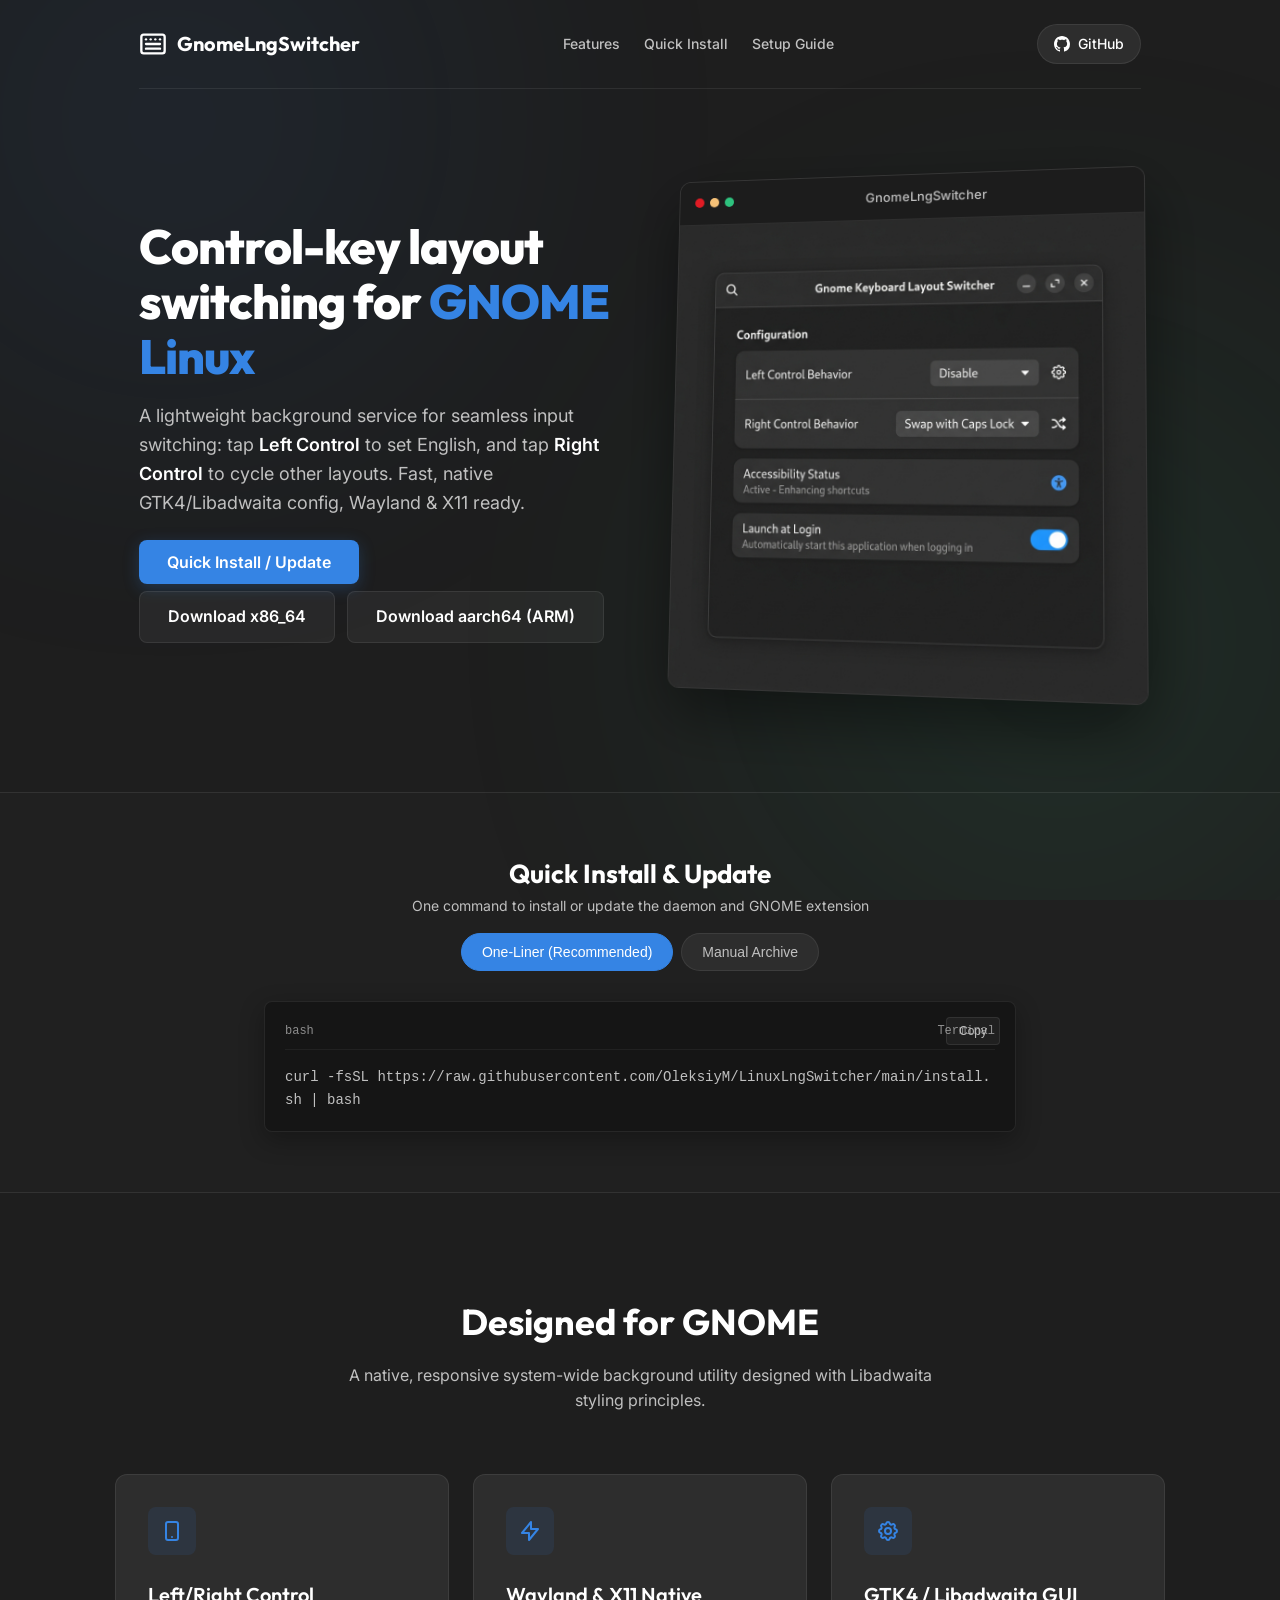
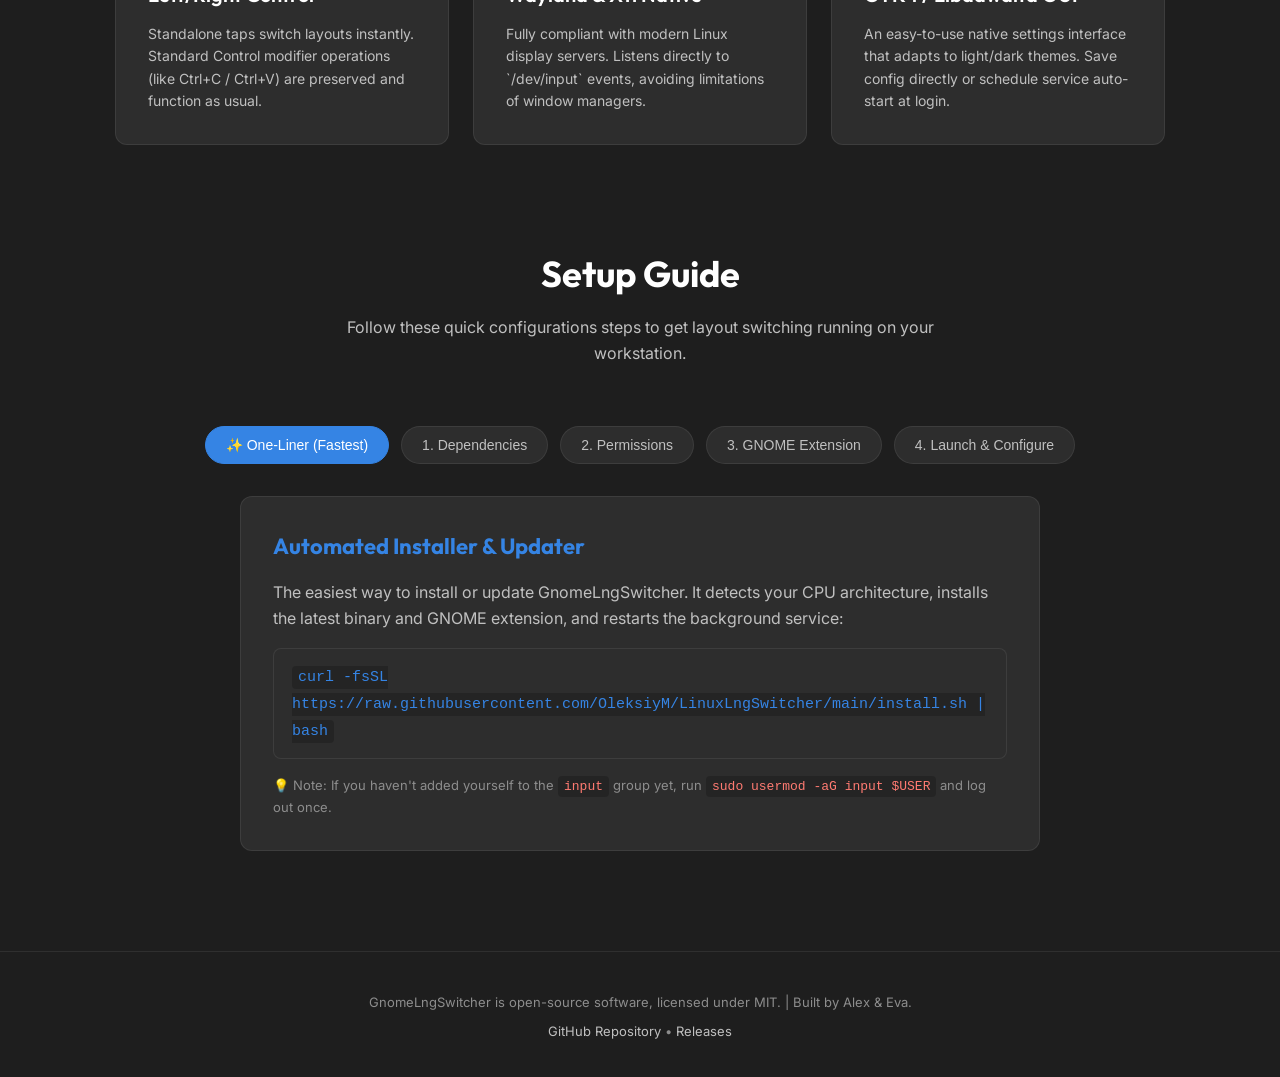
<file: docs/index.html>
<!DOCTYPE html>
<html lang="en">
<head>
    <meta charset="UTF-8">
    <meta name="viewport" content="width=device-width, initial-scale=1.0">
    <title>GNOME Keyboard Layout Switcher — Control-key switcher for Linux</title>
    
    <!-- SEO Meta Tags -->
    <meta name="description" content="A lightweight system utility for seamless Control-key language switching on GNOME Linux. Switch to English with Left Control and cycle layouts with Right Control. Supports Wayland and X11.">
    <meta name="keywords" content="linux, gnome, keyboard layout, switcher, wayland, x11, libadwaita, gtk4, control keys">
    <meta name="author" content="Alex & Eva">
    
    <!-- Open Graph / Card Info -->
    <meta property="og:type" content="website">
    <meta property="og:url" content="https://oleksiym.github.io/LinuxLngSwitcher/">
    <meta property="og:title" content="GNOME Keyboard Layout Switcher">
    <meta property="og:description" content="Switch to default layout with Left Control and cycle layouts with Right Control. Lightweight, native, and built for modern GNOME desktop environments.">
    <meta property="og:image" content="gnome_switcher_mockup.png">

    <!-- Web Application Aesthetics & Fonts -->
    <link rel="preconnect" href="https://fonts.googleapis.com">
    <link rel="preconnect" href="https://fonts.gstatic.com" crossorigin>
    <link href="https://fonts.googleapis.com/css2?family=Inter:wght@300;400;500;600;700&family=Outfit:wght@500;600;700;800&display=swap" rel="stylesheet">
    
    <style>
        :root {
            /* Adwaita Dark Theme Palette */
            --bg-color: #1e1e1e;
            --window-bg: #242424;
            --card-bg: #2d2d2d;
            --card-hover: #353535;
            --text-primary: #ffffff;
            --text-secondary: #c0c0c0;
            --text-muted: #8d8d8d;
            
            --accent-blue: #3584e4;
            --accent-blue-hover: #1b6acb;
            --success-green: #2ec27e;
            --border-color: rgba(255, 255, 255, 0.08);
            
            --font-main: 'Inter', -apple-system, BlinkMacSystemFont, "Segoe UI", Roboto, sans-serif;
            --font-title: 'Outfit', sans-serif;
        }

        * {
            box-sizing: border-box;
            margin: 0;
            padding: 0;
        }

        body {
            font-family: var(--font-main);
            background-color: var(--bg-color);
            color: var(--text-primary);
            line-height: 1.6;
            overflow-x: hidden;
            -webkit-font-smoothing: antialiased;
        }

        /* Ambient Glow Background */
        .ambient-bg {
            position: fixed;
            top: 0;
            left: 0;
            width: 100vw;
            height: 100vh;
            z-index: -1;
            overflow: hidden;
            pointer-events: none;
        }

        .glow-orb {
            position: absolute;
            border-radius: 50%;
            filter: blur(140px);
            opacity: 0.08;
        }

        .orb-top-left {
            top: -20%;
            left: -10%;
            width: 600px;
            height: 600px;
            background: var(--accent-blue);
        }

        .orb-bottom-right {
            bottom: -10%;
            right: -10%;
            width: 700px;
            height: 700px;
            background: var(--success-green);
        }

        /* Container & Navigation */
        .container {
            max-width: 1050px;
            margin: 0 auto;
            padding: 0 24px;
        }

        nav {
            display: flex;
            justify-content: space-between;
            align-items: center;
            padding: 24px 0;
            border-bottom: 1px solid var(--border-color);
        }

        .nav-logo {
            font-family: var(--font-title);
            font-weight: 700;
            font-size: 20px;
            display: flex;
            align-items: center;
            gap: 10px;
            text-decoration: none;
            color: var(--text-primary);
        }

        .nav-logo svg {
            width: 28px;
            height: 28px;
            fill: var(--accent-blue);
        }

        .nav-links {
            display: flex;
            gap: 24px;
            list-style: none;
        }

        .nav-links a {
            color: var(--text-secondary);
            text-decoration: none;
            font-size: 14px;
            font-weight: 500;
            transition: color 0.2s ease;
        }

        .nav-links a:hover {
            color: var(--text-primary);
        }

        .btn-github {
            display: flex;
            align-items: center;
            gap: 8px;
            background: var(--card-bg);
            border: 1px solid var(--border-color);
            padding: 8px 16px;
            border-radius: 99px;
            color: var(--text-primary);
            text-decoration: none;
            font-size: 14px;
            font-weight: 500;
            transition: background 0.2s ease, border-color 0.2s ease;
        }

        .btn-github:hover {
            background: var(--card-hover);
            border-color: rgba(255, 255, 255, 0.15);
        }

        /* Hero Section */
        .hero {
            display: grid;
            grid-template-columns: 1fr 1fr;
            gap: 48px;
            align-items: center;
            padding: 80px 0 100px 0;
        }

        @media (max-width: 820px) {
            .hero {
                grid-template-columns: 1fr;
                text-align: center;
                padding: 40px 0 60px 0;
            }
            .hero-actions {
                justify-content: center;
            }
        }

        .hero-title {
            font-family: var(--font-title);
            font-weight: 800;
            font-size: 48px;
            line-height: 1.15;
            letter-spacing: -1px;
            margin-bottom: 18px;
        }

        .hero-title span {
            color: var(--accent-blue);
        }

        .hero-subtitle {
            font-size: 18px;
            color: var(--text-secondary);
            margin-bottom: 32px;
            font-weight: 400;
        }

        .hero-subtitle strong {
            font-weight: 600;
            color: var(--text-primary);
        }

        .hero-actions {
            display: flex;
            flex-direction: column;
            gap: 16px;
            align-items: flex-start;
        }

        .hero-download-row {
            display: flex;
            gap: 12px;
            flex-wrap: wrap;
        }

        @media (max-width: 820px) {
            .hero-actions {
                align-items: center;
            }
            .hero-download-row {
                justify-content: center;
            }
        }

        .btn-primary {
            background: var(--accent-blue);
            color: #ffffff;
            padding: 12px 28px;
            border-radius: 8px;
            font-weight: 600;
            text-decoration: none;
            transition: background 0.2s ease, transform 0.2s ease;
            box-shadow: 0 4px 16px rgba(53, 132, 228, 0.25);
        }

        .btn-primary:hover {
            background: var(--accent-blue-hover);
            transform: translateY(-2px);
        }

        .btn-secondary {
            background: rgba(255, 255, 255, 0.05);
            color: var(--text-primary);
            border: 1px solid var(--border-color);
            padding: 12px 28px;
            border-radius: 8px;
            font-weight: 600;
            text-decoration: none;
            transition: background 0.2s ease, transform 0.2s ease;
        }

        .btn-secondary:hover {
            background: rgba(255, 255, 255, 0.1);
            transform: translateY(-2px);
        }

        /* Mockup Window Container */
        .mockup-container {
            perspective: 1000px;
        }

        .mockup-window {
            background: var(--window-bg);
            border: 1px solid var(--border-color);
            border-radius: 12px;
            overflow: hidden;
            box-shadow: 0 24px 64px rgba(0, 0, 0, 0.45);
            transform: rotateY(-8deg) rotateX(4deg);
            transition: transform 0.5s ease;
        }

        .mockup-window:hover {
            transform: rotateY(0deg) rotateX(0deg);
        }

        @media (max-width: 820px) {
            .mockup-window {
                transform: none !important;
                max-width: 500px;
                margin: 0 auto;
            }
        }

        .mockup-header {
            background: #1c1c1c;
            padding: 12px 16px;
            display: flex;
            align-items: center;
            border-bottom: 1px solid var(--border-color);
        }

        .mockup-buttons {
            display: flex;
            gap: 6px;
        }

        .mockup-dot {
            width: 10px;
            height: 10px;
            border-radius: 50%;
            background: #4a4a4a;
        }

        .mockup-dot.close { background: #e01b24; }
        .mockup-dot.minimize { background: #f6c177; }
        .mockup-dot.maximize { background: #2ec27e; }

        .mockup-title {
            margin: 0 auto;
            font-size: 13px;
            font-weight: 500;
            color: var(--text-secondary);
        }

        .mockup-content img {
            width: 100%;
            height: auto;
            display: block;
        }

        /* Quick Terminal Installation Mockup */
        .terminal-section {
            padding: 60px 0;
            background: rgba(255, 255, 255, 0.01);
            border-top: 1px solid var(--border-color);
            border-bottom: 1px solid var(--border-color);
        }

        .terminal-box {
            background: #151515;
            border: 1px solid var(--border-color);
            border-radius: 8px;
            padding: 20px;
            font-family: "Courier New", Courier, monospace;
            font-size: 14px;
            position: relative;
            box-shadow: 0 8px 24px rgba(0, 0, 0, 0.3);
        }

        .terminal-header {
            display: flex;
            justify-content: space-between;
            align-items: center;
            margin-bottom: 16px;
            font-size: 12px;
            color: var(--text-muted);
            border-bottom: 1px solid rgba(255, 255, 255, 0.05);
            padding-bottom: 8px;
        }

        .terminal-cmd {
            color: var(--success-green);
            user-select: none;
            margin-right: 8px;
        }

        .terminal-line {
            margin-bottom: 8px;
            color: var(--text-secondary);
        }

        .terminal-copy-btn {
            position: absolute;
            top: 15px;
            right: 15px;
            background: rgba(255, 255, 255, 0.05);
            border: 1px solid var(--border-color);
            color: var(--text-secondary);
            padding: 6px 12px;
            border-radius: 4px;
            font-size: 12px;
            cursor: pointer;
            transition: all 0.2s ease;
        }

        .terminal-copy-btn:hover {
            background: rgba(255, 255, 255, 0.1);
            color: var(--text-primary);
        }

        /* Features Section */
        .features {
            padding: 100px 0;
            text-align: center;
        }

        .section-header {
            margin-bottom: 60px;
        }

        .section-title {
            font-family: var(--font-title);
            font-weight: 700;
            font-size: 36px;
            margin-bottom: 12px;
        }

        .section-subtitle {
            color: var(--text-secondary);
            font-size: 16px;
            max-width: 600px;
            margin: 0 auto;
        }

        .features-grid {
            display: grid;
            grid-template-columns: repeat(auto-fit, minmax(280px, 1fr));
            gap: 24px;
        }

        .feature-card {
            background: var(--card-bg);
            border: 1px solid var(--border-color);
            border-radius: 12px;
            padding: 32px;
            text-align: left;
            transition: transform 0.2s ease, background 0.2s ease, border-color 0.2s ease;
        }

        .feature-card:hover {
            transform: translateY(-4px);
            background: var(--card-hover);
            border-color: rgba(255, 255, 255, 0.12);
        }

        .feature-icon-box {
            width: 48px;
            height: 48px;
            border-radius: 8px;
            background: rgba(53, 132, 228, 0.1);
            display: flex;
            align-items: center;
            justify-content: center;
            margin-bottom: 24px;
            color: var(--accent-blue);
        }

        .feature-card h3 {
            font-family: var(--font-title);
            font-size: 20px;
            font-weight: 600;
            margin-bottom: 12px;
        }

        .feature-card p {
            color: var(--text-secondary);
            font-size: 14px;
        }

        /* Step by Step Interactive Setup Tab Control */
        .setup-section {
            padding-bottom: 100px;
        }

        .tabs {
            display: flex;
            justify-content: center;
            gap: 12px;
            margin-bottom: 32px;
            flex-wrap: wrap;
        }

        .tab-btn {
            background: var(--card-bg);
            border: 1px solid var(--border-color);
            color: var(--text-secondary);
            padding: 10px 20px;
            border-radius: 99px;
            cursor: pointer;
            font-weight: 500;
            font-size: 14px;
            transition: all 0.2s ease;
        }

        .tab-btn.active, .tab-btn:hover {
            background: var(--accent-blue);
            color: #ffffff;
            border-color: var(--accent-blue);
        }

        .tab-content {
            background: var(--card-bg);
            border: 1px solid var(--border-color);
            border-radius: 12px;
            padding: 32px;
            max-width: 800px;
            margin: 0 auto;
            display: none;
            animation: fadeIn 0.3s ease;
        }

        .tab-content.active {
            display: block;
        }

        .tab-content h3 {
            font-family: var(--font-title);
            font-size: 22px;
            margin-bottom: 16px;
            color: var(--accent-blue);
        }

        .tab-content ol {
            padding-left: 20px;
            margin-bottom: 20px;
        }

        .tab-content li {
            margin-bottom: 12px;
            font-size: 15px;
            color: var(--text-secondary);
        }

        .tab-content code {
            background: rgba(0, 0, 0, 0.2);
            padding: 3px 6px;
            border-radius: 4px;
            font-family: monospace;
            color: #ff7b72;
            font-size: 13px;
        }

        /* Footer */
        footer {
            border-top: 1px solid var(--border-color);
            padding: 40px 0;
            text-align: center;
            color: var(--text-muted);
            font-size: 13px;
        }

        footer a {
            color: var(--text-secondary);
            text-decoration: none;
        }

        footer a:hover {
            color: var(--text-primary);
        }

        @keyframes fadeIn {
            from { opacity: 0; transform: translateY(10px); }
            to { opacity: 1; transform: translateY(0); }
        }
    </style>
</head>
<body>

    <!-- Orbs for aesthetic background glow -->
    <div class="ambient-bg">
        <div class="glow-orb orb-top-left"></div>
        <div class="glow-orb orb-bottom-right"></div>
    </div>

    <div class="container">
        <!-- Navigation Bar -->
        <nav>
            <a href="#" class="nav-logo">
                <svg viewBox="0 0 24 24">
                    <rect x="2" y="4" width="20" height="16" rx="2" stroke="currentColor" stroke-width="2" fill="none"/>
                    <line x1="6" y1="8" x2="6" y2="8" stroke="currentColor" stroke-width="2" stroke-linecap="round"/>
                    <line x1="10" y1="8" x2="10" y2="8" stroke="currentColor" stroke-width="2" stroke-linecap="round"/>
                    <line x1="14" y1="8" x2="14" y2="8" stroke="currentColor" stroke-width="2" stroke-linecap="round"/>
                    <line x1="18" y1="8" x2="18" y2="8" stroke="currentColor" stroke-width="2" stroke-linecap="round"/>
                    <line x1="6" y1="12" x2="18" y2="12" stroke="currentColor" stroke-width="2" stroke-linecap="round"/>
                    <line x1="6" y1="16" x2="18" y2="16" stroke="currentColor" stroke-width="2" stroke-linecap="round"/>
                </svg>
                GnomeLngSwitcher
            </a>
            <ul class="nav-links">
                <li><a href="#features">Features</a></li>
                <li><a href="#install">Quick Install</a></li>
                <li><a href="#setup">Setup Guide</a></li>
            </ul>
            <a href="https://github.com/OleksiyM/LinuxLngSwitcher" class="btn-github" target="_blank">
                <svg height="16" viewBox="0 0 16 16" width="16" fill="currentColor">
                    <path d="M8 0C3.58 0 0 3.58 0 8c0 3.54 2.29 6.53 5.47 7.59.4.07.55-.17.55-.38 0-.19-.01-.82-.01-1.49-2.01.37-2.53-.49-2.69-.94-.09-.23-.48-.94-.82-1.13-.28-.15-.68-.52-.01-.53.63-.01 1.08.58 1.23.82.72 1.21 1.87.87 2.33.66.07-.52.28-.87.51-1.07-1.78-.2-3.64-.89-3.64-3.95 0-.87.31-1.59.82-2.15-.08-.2-.36-1.02.08-2.12 0 0 .67-.21 2.2.82.64-.18 1.32-.27 2-.27.68 0 1.36.09 2 .27 1.53-1.04 2.2-.82 2.2-.82.44 1.1.16 1.92.08 2.12.51.56.82 1.27.82 2.15 0 3.07-1.87 3.75-3.65 3.95.29.25.54.73.54 1.48 0 1.07-.01 1.93-.01 2.2 0 .21.15.46.55.38A8.013 8.013 0 0016 8c0-4.42-3.58-8-8-8z"></path>
                </svg>
                GitHub
            </a>
        </nav>

        <!-- Hero Section -->
        <header class="hero">
            <div>
                <h1 class="hero-title">Control-key layout switching for <span>GNOME Linux</span></h1>
                <p class="hero-subtitle">
                    A lightweight background service for seamless input switching: tap <strong>Left Control</strong> to set English, and tap <strong>Right Control</strong> to cycle other layouts. Fast, native GTK4/Libadwaita config, Wayland &amp; X11 ready.
                </p>
                <div class="hero-actions">
                    <div>
                        <a href="#install" class="btn-primary">Quick Install / Update</a>
                    </div>
                    <div class="hero-download-row">
                        <a id="btn-download-x86" href="https://github.com/OleksiyM/LinuxLngSwitcher/releases/latest/download/gnome-lng-switcher-x86_64.tar.gz" class="btn-secondary">Download x86_64</a>
                        <a id="btn-download-arm" href="https://github.com/OleksiyM/LinuxLngSwitcher/releases/latest/download/gnome-lng-switcher-aarch64.tar.gz" class="btn-secondary">Download aarch64 (ARM)</a>
                    </div>
                </div>
            </div>
            
            <div class="mockup-container">
                <div class="mockup-window">
                    <div class="mockup-header">
                        <div class="mockup-buttons">
                            <span class="mockup-dot close"></span>
                            <span class="mockup-dot minimize"></span>
                            <span class="mockup-dot maximize"></span>
                        </div>
                        <div class="mockup-title">GnomeLngSwitcher</div>
                    </div>
                    <div class="mockup-content">
                        <!-- Embedded Generated Mockup Image -->
                        <img src="gnome_switcher_mockup.png" alt="GnomeLngSwitcher User Interface Mockup" onerror="this.src='https://placehold.co/420x420/242424/ffffff?text=GnomeLngSwitcher'">
                    </div>
                </div>
            </div>
        </header>
    </div>

    <!-- Quick Terminal Copy Section -->
    <section id="install" class="terminal-section">
        <div class="container" style="max-width: 800px;">
            <div class="section-header" style="margin-bottom: 30px; text-align: center;">
                <h2 style="font-family: var(--font-title); font-size: 26px;">Quick Install &amp; Update</h2>
                <p style="color: var(--text-secondary); font-size: 14px; margin-bottom: 16px;">One command to install or update the daemon and GNOME extension</p>
                <!-- Mode Selector Pill -->
                <div class="arch-selector" style="display: flex; justify-content: center; gap: 8px; margin-top: 12px;">
                    <button id="mode-oneliner" class="tab-btn active" onclick="setInstallMode('oneliner')">One-Liner (Recommended)</button>
                    <button id="mode-manual" class="tab-btn" onclick="setInstallMode('manual')">Manual Archive</button>
                </div>
                <!-- Arch Selector Pill (visible in manual mode) -->
                <div id="manual-arch-selector" style="display: none; justify-content: center; gap: 8px; margin-top: 12px;">
                    <button id="arch-x86" class="tab-btn active" onclick="setTerminalArch('x86_64')">x86_64 (Intel/AMD)</button>
                    <button id="arch-arm" class="tab-btn" onclick="setTerminalArch('aarch64')">aarch64 (ARM)</button>
                </div>
            </div>
            <div class="terminal-box">
                <button class="terminal-copy-btn" onclick="copyTerminalText()">Copy</button>
                <div class="terminal-header">
                    <span>bash</span>
                    <span>Terminal</span>
                </div>
                <pre id="terminal-content" style="white-space: pre-wrap; word-break: break-all; color: var(--text-secondary); font-family: monospace; line-height: 1.6; margin: 0; padding: 0;">curl -fsSL https://raw.githubusercontent.com/OleksiyM/LinuxLngSwitcher/main/install.sh | bash</pre>
            </div>
        </div>
    </section>

    <!-- Features Section -->
    <section id="features" class="features container">
        <div class="section-header">
            <h2 class="section-title">Designed for GNOME</h2>
            <p class="section-subtitle">A native, responsive system-wide background utility designed with Libadwaita styling principles.</p>
        </div>

        <div class="features-grid">
            <div class="feature-card">
                <div class="feature-icon-box">
                    <svg width="24" height="24" fill="none" stroke="currentColor" stroke-width="2" viewBox="0 0 24 24">
                        <path stroke-linecap="round" stroke-linejoin="round" d="M12 18h.01M8 21h8a2 2 0 002-2V5a2 2 0 00-2-2H8a2 2 0 00-2 2v14a2 2 0 002 2z" />
                    </svg>
                </div>
                <h3>Left/Right Control</h3>
                <p>Standalone taps switch layouts instantly. Standard Control modifier operations (like Ctrl+C / Ctrl+V) are preserved and function as usual.</p>
            </div>

            <div class="feature-card">
                <div class="feature-icon-box">
                    <svg width="24" height="24" fill="none" stroke="currentColor" stroke-width="2" viewBox="0 0 24 24">
                        <path stroke-linecap="round" stroke-linejoin="round" d="M13 10V3L4 14h7v7l9-11h-7z" />
                    </svg>
                </div>
                <h3>Wayland & X11 Native</h3>
                <p>Fully compliant with modern Linux display servers. Listens directly to `/dev/input` events, avoiding limitations of window managers.</p>
            </div>

            <div class="feature-card">
                <div class="feature-icon-box">
                    <svg width="24" height="24" fill="none" stroke="currentColor" stroke-width="2" viewBox="0 0 24 24">
                        <path stroke-linecap="round" stroke-linejoin="round" d="M10.325 4.317c.426-1.756 2.924-1.756 3.35 0a1.724 1.724 0 002.573 1.066c1.543-.94 3.31.826 2.37 2.37a1.724 1.724 0 001.065 2.572c1.756.426 1.756 2.924 0 3.35a1.724 1.724 0 00-1.066 2.573c.94 1.543-.826 3.31-2.37 2.37a1.724 1.724 0 00-2.572 1.065c-.426 1.756-2.924 1.756-3.35 0a1.724 1.724 0 00-2.573-1.066c-1.543.94-3.31-.826-2.37-2.37a1.724 1.724 0 00-1.065-2.572c-1.756-.426-1.756-2.924 0-3.35a1.724 1.724 0 001.066-2.573c-.94-1.543.826-3.31 2.37-2.37.996.608 2.296.07 2.572-1.065z" />
                        <path stroke-linecap="round" stroke-linejoin="round" d="M15 12a3 3 0 11-6 0 3 3 0 016 0z" />
                    </svg>
                </div>
                <h3>GTK4 / Libadwaita GUI</h3>
                <p>An easy-to-use native settings interface that adapts to light/dark themes. Save config directly or schedule service auto-start at login.</p>
            </div>
        </div>
    </section>

    <!-- Setup Tabbed Guide -->
    <section id="setup" class="setup-section container">
        <div class="section-header" style="text-align: center;">
            <h2 class="section-title">Setup Guide</h2>
            <p class="section-subtitle">Follow these quick configurations steps to get layout switching running on your workstation.</p>
        </div>

        <div class="tabs">
            <button class="tab-btn active" onclick="switchTab(event, 'tab-oneliner')">✨ One-Liner (Fastest)</button>
            <button class="tab-btn" onclick="switchTab(event, 'tab-dependencies')">1. Dependencies</button>
            <button class="tab-btn" onclick="switchTab(event, 'tab-permissions')">2. Permissions</button>
            <button class="tab-btn" onclick="switchTab(event, 'tab-helper')">3. GNOME Extension</button>
            <button class="tab-btn" onclick="switchTab(event, 'tab-run')">4. Launch &amp; Configure</button>
        </div>

        <div id="tab-oneliner" class="tab-content active">
            <h3>Automated Installer &amp; Updater</h3>
            <p style="color: var(--text-secondary); margin-bottom: 16px;">The easiest way to install or update GnomeLngSwitcher. It detects your CPU architecture, installs the latest binary and GNOME extension, and restarts the background service:</p>
            <div style="background: var(--card-bg); border: 1px solid var(--border-color); border-radius: 8px; padding: 14px 18px; margin-bottom: 16px;">
                <code style="color: var(--accent-blue); font-size: 15px;">curl -fsSL https://raw.githubusercontent.com/OleksiyM/LinuxLngSwitcher/main/install.sh | bash</code>
            </div>
            <p style="color: var(--text-muted); font-size: 13px;">💡 Note: If you haven't added yourself to the <code>input</code> group yet, run <code>sudo usermod -aG input $USER</code> and log out once.</p>
        </div>

        <div id="tab-dependencies" class="tab-content">
            <h3>Install Required Libraries</h3>
            <p style="color: var(--text-secondary); margin-bottom: 16px;">Make sure you have GTK4 and Libadwaita development packages installed on your Linux system:</p>
            <ol>
                <li><strong>Ubuntu / Debian:</strong><br>
                    <code>sudo apt update &amp;&amp; sudo apt install -y libgtk-4-dev libadwaita-1-dev build-essential pkg-config</code>
                </li>
                <li><strong>Fedora:</strong><br>
                    <code>sudo dnf install -y gtk4-devel libadwaita-devel pkgconfig</code>
                </li>
            </ol>
        </div>

        <div id="tab-permissions" class="tab-content">
            <h3>Grant Keyboard Event Access</h3>
            <p style="color: var(--text-secondary); margin-bottom: 16px;">To capture standalone control keys, the utility needs read permissions for keyboard events in `/dev/input` without requiring `sudo`:</p>
            <ol>
                <li>Add your user account to the system <code>input</code> group:<br>
                    <code>sudo usermod -aG input $USER</code>
                </li>
                <li><strong>Log out</strong> of your desktop session and <strong>log back in</strong> (or reboot) for the permissions to take effect.</li>
            </ol>
        </div>

        <div id="tab-helper" class="tab-content">
            <h3>Enable D-Bus Layout Helper</h3>
            <p style="color: var(--text-secondary); margin-bottom: 16px;">Modern GNOME Shell blocks programmatic layout switches by default. We install a tiny GNOME extension helper to act as a bridge:</p>
            <ol>
                <li>Run GnomeLngSwitcher settings: <code>./gnome-lng-switcher</code></li>
                <li>In the <strong>Access &amp; Daemon Status</strong> category, find <strong>GNOME Extension Helper</strong> and click <strong>"Enable Helper"</strong>.</li>
                <li><strong>Log out</strong> and <strong>log in</strong> once more to load the GNOME Shell helper extension into session memory.</li>
            </ol>
        </div>

        <div id="tab-run" class="tab-content">
            <h3>Start Layout Switching Daemon</h3>
            <p style="color: var(--text-secondary); margin-bottom: 16px;">Run the app settings window again to start the daemon process and toggle preferences:</p>
            <ol>
                <li>Launch GUI: <code>./gnome-lng-switcher</code></li>
                <li>Ensure all status indicators show green (Accessibility Access and GNOME Extension Helper are active).</li>
                <li>Configure layout assignments for Left and Right Control keys.</li>
                <li>Click <strong>"Start Daemon"</strong> to activate background keyboard interception.</li>
                <li>Toggle <strong>"Launch at Login"</strong> if you want layout switcher to launch silently during PC boot.</li>
            </ol>
        </div>
    </section>

    <!-- Footer -->
    <footer>
        <p>GnomeLngSwitcher is open-source software, licensed under MIT. | Built by Alex &amp; Eva.</p>
        <p style="margin-top: 8px;">
            <a href="https://github.com/OleksiyM/LinuxLngSwitcher">GitHub Repository</a> &bull; 
            <a href="https://github.com/OleksiyM/LinuxLngSwitcher/releases">Releases</a>
        </p>
    </footer>

    <!-- Tab Switching Logic & Text Copying -->
    <script>
        let currentMode = 'oneliner';
        let currentArch = 'x86_64';
        let currentTag = 'latest';

        function switchTab(evt, tabId) {
            var tabContents = document.getElementsByClassName("tab-content");
            for (var i = 0; i < tabContents.length; i++) {
                tabContents[i].classList.remove("active");
            }
            
            var tabButtons = document.getElementsByClassName("tab-btn");
            for (var i = 0; i < tabButtons.length; i++) {
                tabButtons[i].classList.remove("active");
            }
            
            document.getElementById(tabId).classList.add("active");
            evt.currentTarget.classList.add("active");
        }

        function setInstallMode(mode) {
            currentMode = mode;
            document.getElementById('mode-oneliner').classList.toggle('active', mode === 'oneliner');
            document.getElementById('mode-manual').classList.toggle('active', mode === 'manual');
            
            const archSelector = document.getElementById('manual-arch-selector');
            if (archSelector) {
                archSelector.style.display = (mode === 'manual') ? 'flex' : 'none';
            }
            renderTerminal();
        }

        function setTerminalArch(arch) {
            currentArch = arch;
            document.getElementById('arch-x86').classList.toggle('active', arch === 'x86_64');
            document.getElementById('arch-arm').classList.toggle('active', arch === 'aarch64');
            renderTerminal();
        }

        function updateTerminalCommands(tag) {
            currentTag = tag;
            renderTerminal();
        }

        function renderTerminal() {
            if (currentMode === 'oneliner') {
                document.getElementById('terminal-content').textContent = 'curl -fsSL https://raw.githubusercontent.com/OleksiyM/LinuxLngSwitcher/main/install.sh | bash';
                return;
            }
            const tagPart = currentTag === 'latest' ? 'latest/download' : `download/${currentTag}`;
            const commands = `$ wget https://github.com/OleksiyM/LinuxLngSwitcher/releases/${tagPart}/gnome-lng-switcher-${currentArch}.tar.gz
$ tar -xzf gnome-lng-switcher-${currentArch}.tar.gz
$ chmod +x gnome-lng-switcher
$ sudo usermod -aG input $USER
$ ./gnome-lng-switcher`;
            document.getElementById('terminal-content').textContent = commands;
        }

        function copyTerminalText() {
            let textToCopy = "";
            if (currentMode === 'oneliner') {
                textToCopy = 'curl -fsSL https://raw.githubusercontent.com/OleksiyM/LinuxLngSwitcher/main/install.sh | bash';
            } else {
                const tagPart = currentTag === 'latest' ? 'latest/download' : `download/${currentTag}`;
                textToCopy = `wget https://github.com/OleksiyM/LinuxLngSwitcher/releases/${tagPart}/gnome-lng-switcher-${currentArch}.tar.gz
tar -xzf gnome-lng-switcher-${currentArch}.tar.gz
chmod +x gnome-lng-switcher
sudo usermod -aG input $USER
./gnome-lng-switcher`;
            }
            
            navigator.clipboard.writeText(textToCopy).then(() => {
                const copyBtn = document.querySelector(".terminal-copy-btn");
                copyBtn.innerText = "Copied!";
                setTimeout(() => {
                    copyBtn.innerText = "Copy";
                }, 2000);
            }).catch(err => {
                console.error("Could not copy terminal text: ", err);
            });
        }

        // Fetch the latest release links dynamically from GitHub API
        fetch('https://api.github.com/repos/OleksiyM/LinuxLngSwitcher/releases/latest')
            .then(response => response.json())
            .then(data => {
                const tag = data.tag_name;
                const x86Asset = data.assets.find(a => a.name.includes('x86_64'));
                const armAsset = data.assets.find(a => a.name.includes('aarch64'));
                
                const x86Url = x86Asset ? x86Asset.browser_download_url : `https://github.com/OleksiyM/LinuxLngSwitcher/releases/download/${tag}/gnome-lng-switcher-x86_64.tar.gz`;
                const armUrl = armAsset ? armAsset.browser_download_url : `https://github.com/OleksiyM/LinuxLngSwitcher/releases/download/${tag}/gnome-lng-switcher-aarch64.tar.gz`;
                
                document.getElementById('btn-download-x86').href = x86Url;
                document.getElementById('btn-download-arm').href = armUrl;
                
                updateTerminalCommands(tag);
            })
            .catch(err => {
                console.error("Error fetching latest release:", err);
                renderTerminal();
            });
    </script>
</body>
</html>
</file>
